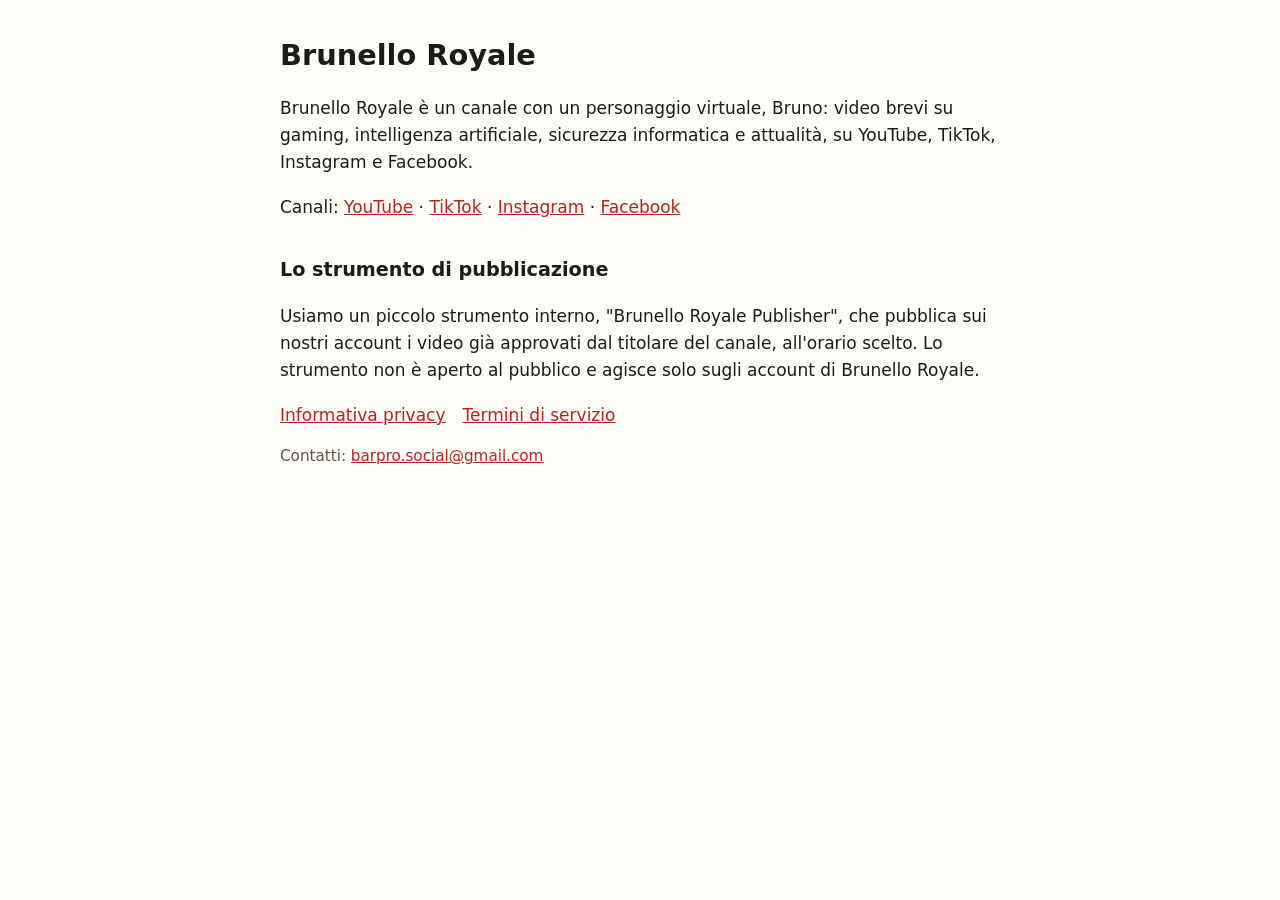
<file: index.html>
<!doctype html>
<html lang="it"><head><meta charset="utf-8"><meta name="viewport" content="width=device-width,initial-scale=1">
<title>Brunello Royale</title><link rel="stylesheet" href="style.css"></head>
<body><main>
<h1>Brunello Royale</h1>
<p>Brunello Royale è un canale con un personaggio virtuale, Bruno: video brevi su gaming, intelligenza artificiale, sicurezza informatica e attualità, su YouTube, TikTok, Instagram e Facebook.</p>
<p>Canali: <a href="https://www.youtube.com/@Brunello_Royale">YouTube</a> · <a href="https://www.tiktok.com/@brunelloroyale">TikTok</a> · <a href="https://www.instagram.com/brunelloroyale/">Instagram</a> · <a href="https://www.facebook.com/profile.php?id=61596614337835">Facebook</a></p>
<h2>Lo strumento di pubblicazione</h2>
<p>Usiamo un piccolo strumento interno, "Brunello Royale Publisher", che pubblica sui nostri account i video già approvati dal titolare del canale, all'orario scelto. Lo strumento non è aperto al pubblico e agisce solo sugli account di Brunello Royale.</p>
<nav><a href="privacy.html">Informativa privacy</a><a href="termini.html">Termini di servizio</a></nav>
<p class="muted">Contatti: <a href="mailto:barpro.social@gmail.com">barpro.social@gmail.com</a></p>
</main></body></html>
</file>
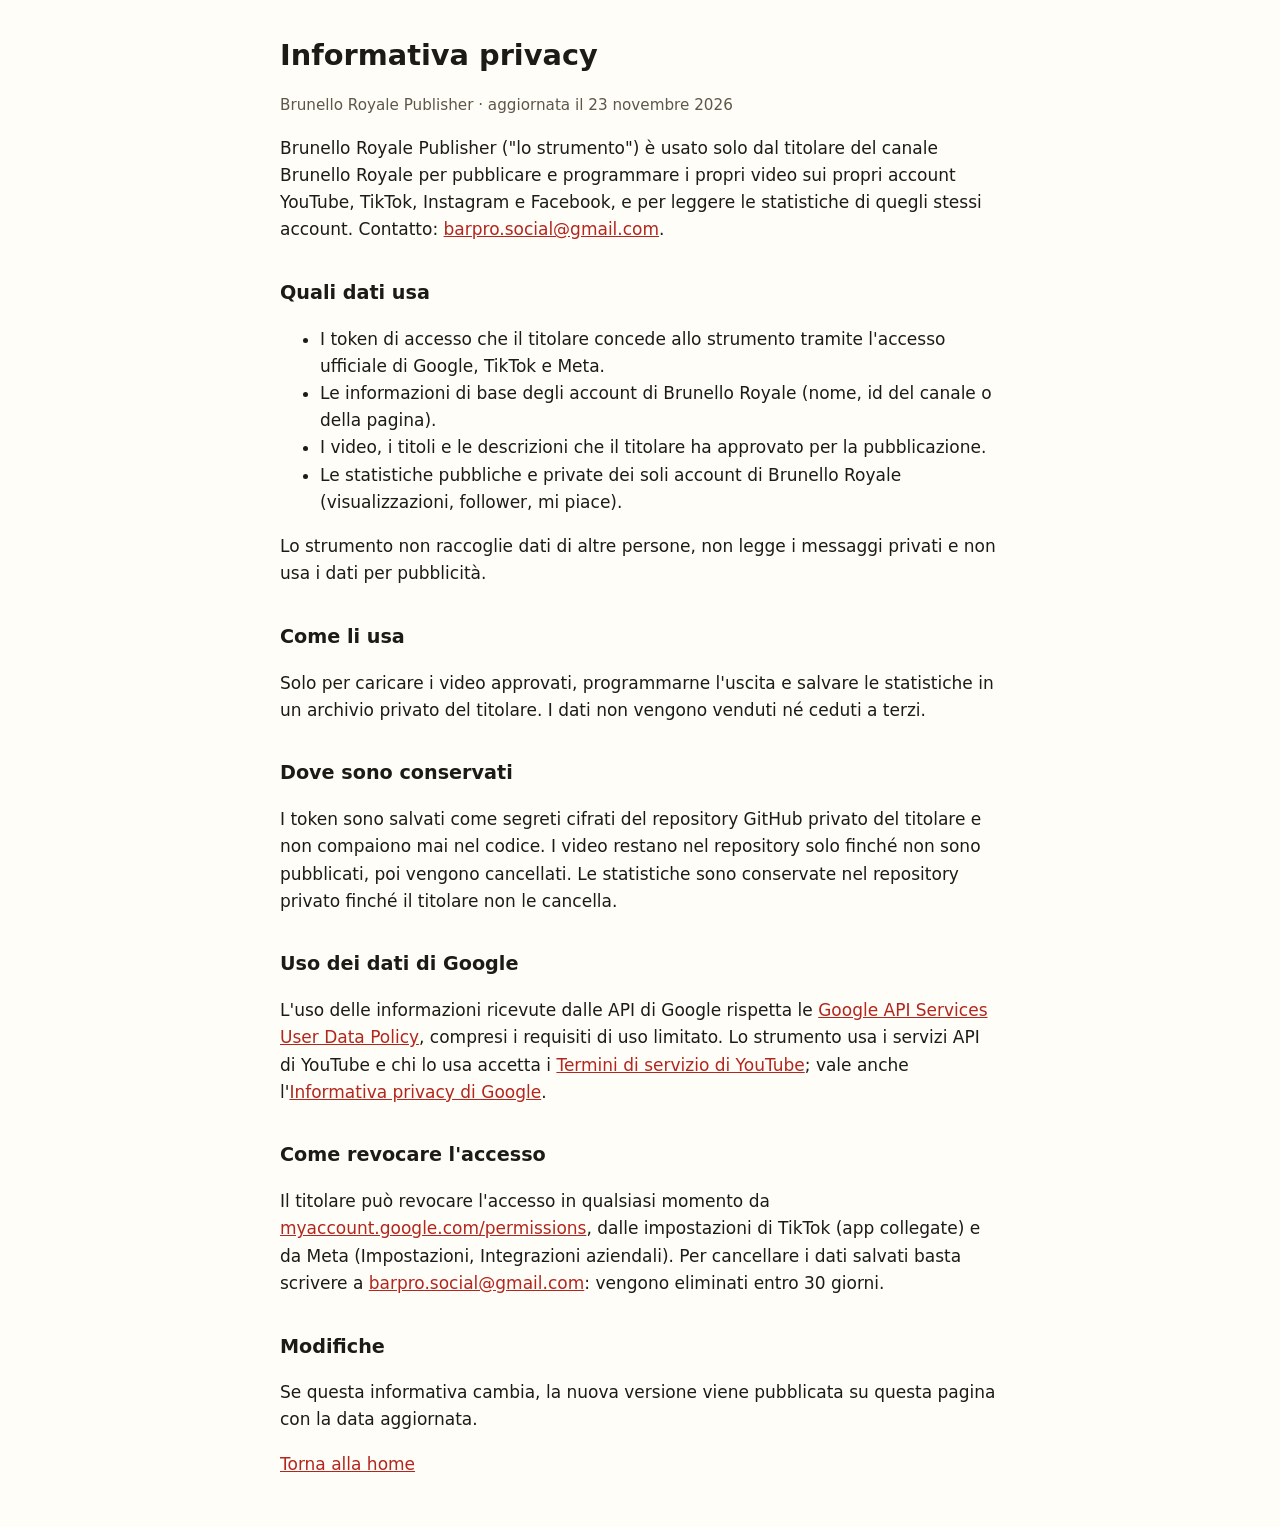
<file: privacy.html>
<!doctype html>
<html lang="it"><head><meta charset="utf-8"><meta name="viewport" content="width=device-width,initial-scale=1">
<title>Privacy Brunello Royale</title><link rel="stylesheet" href="style.css"></head>
<body><main>
<h1>Informativa privacy</h1>
<p class="muted">Brunello Royale Publisher · aggiornata il 23 novembre 2026</p>
<p>Brunello Royale Publisher ("lo strumento") è usato solo dal titolare del canale Brunello Royale per pubblicare e programmare i propri video sui propri account YouTube, TikTok, Instagram e Facebook, e per leggere le statistiche di quegli stessi account. Contatto: <a href="mailto:barpro.social@gmail.com">barpro.social@gmail.com</a>.</p>
<h2>Quali dati usa</h2>
<ul>
<li>I token di accesso che il titolare concede allo strumento tramite l'accesso ufficiale di Google, TikTok e Meta.</li>
<li>Le informazioni di base degli account di Brunello Royale (nome, id del canale o della pagina).</li>
<li>I video, i titoli e le descrizioni che il titolare ha approvato per la pubblicazione.</li>
<li>Le statistiche pubbliche e private dei soli account di Brunello Royale (visualizzazioni, follower, mi piace).</li>
</ul>
<p>Lo strumento non raccoglie dati di altre persone, non legge i messaggi privati e non usa i dati per pubblicità.</p>
<h2>Come li usa</h2>
<p>Solo per caricare i video approvati, programmarne l'uscita e salvare le statistiche in un archivio privato del titolare. I dati non vengono venduti né ceduti a terzi.</p>
<h2>Dove sono conservati</h2>
<p>I token sono salvati come segreti cifrati del repository GitHub privato del titolare e non compaiono mai nel codice. I video restano nel repository solo finché non sono pubblicati, poi vengono cancellati. Le statistiche sono conservate nel repository privato finché il titolare non le cancella.</p>
<h2>Uso dei dati di Google</h2>
<p>L'uso delle informazioni ricevute dalle API di Google rispetta le <a href="https://developers.google.com/terms/api-services-user-data-policy">Google API Services User Data Policy</a>, compresi i requisiti di uso limitato. Lo strumento usa i servizi API di YouTube e chi lo usa accetta i <a href="https://www.youtube.com/t/terms">Termini di servizio di YouTube</a>; vale anche l'<a href="https://policies.google.com/privacy">Informativa privacy di Google</a>.</p>
<h2>Come revocare l'accesso</h2>
<p>Il titolare può revocare l'accesso in qualsiasi momento da <a href="https://myaccount.google.com/permissions">myaccount.google.com/permissions</a>, dalle impostazioni di TikTok (app collegate) e da Meta (Impostazioni, Integrazioni aziendali). Per cancellare i dati salvati basta scrivere a <a href="mailto:barpro.social@gmail.com">barpro.social@gmail.com</a>: vengono eliminati entro 30 giorni.</p>
<h2>Modifiche</h2>
<p>Se questa informativa cambia, la nuova versione viene pubblicata su questa pagina con la data aggiornata.</p>
<p><a href="index.html">Torna alla home</a></p>
</main></body></html>
</file>
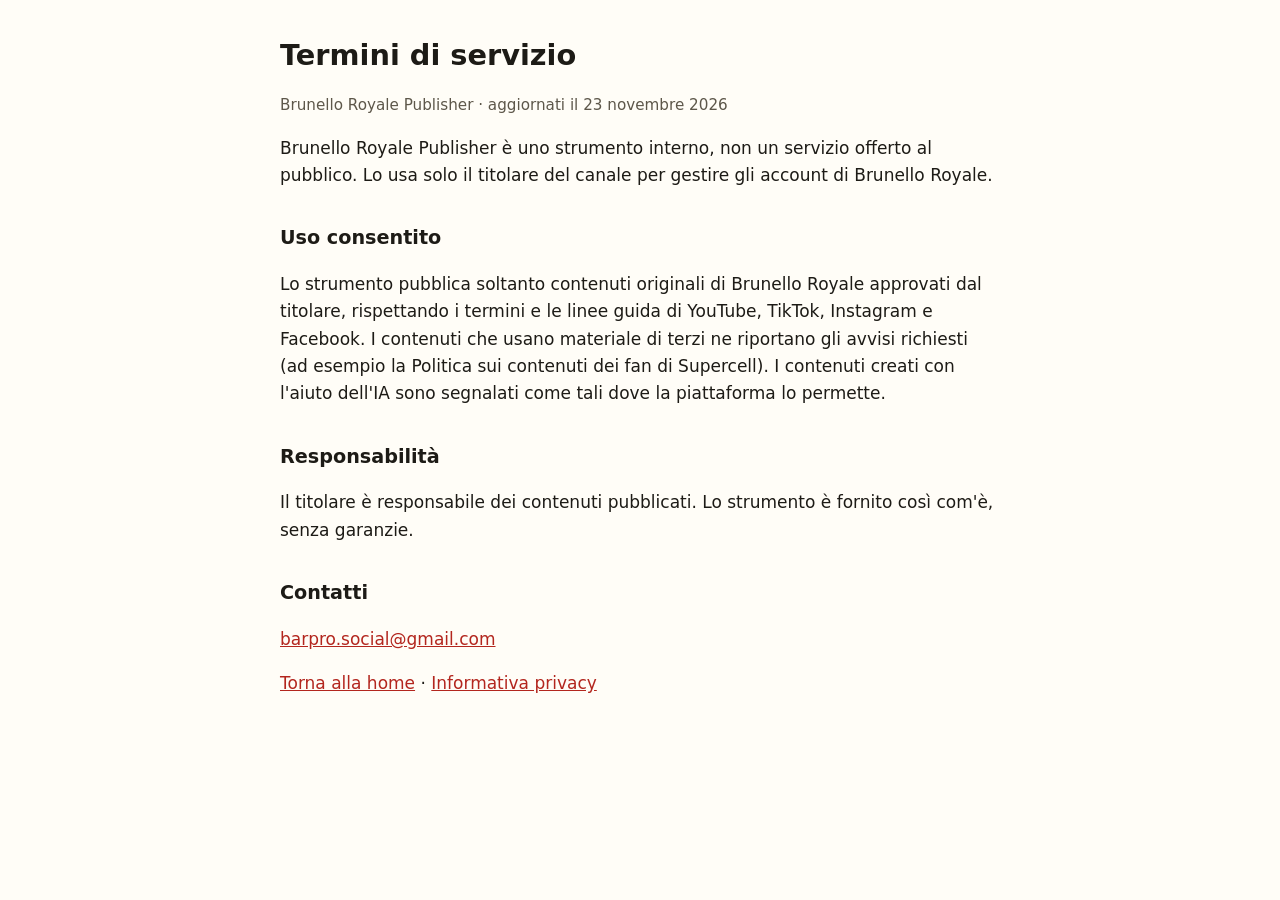
<file: termini.html>
<!doctype html>
<html lang="it"><head><meta charset="utf-8"><meta name="viewport" content="width=device-width,initial-scale=1">
<title>Termini Brunello Royale</title><link rel="stylesheet" href="style.css"></head>
<body><main>
<h1>Termini di servizio</h1>
<p class="muted">Brunello Royale Publisher · aggiornati il 23 novembre 2026</p>
<p>Brunello Royale Publisher è uno strumento interno, non un servizio offerto al pubblico. Lo usa solo il titolare del canale per gestire gli account di Brunello Royale.</p>
<h2>Uso consentito</h2>
<p>Lo strumento pubblica soltanto contenuti originali di Brunello Royale approvati dal titolare, rispettando i termini e le linee guida di YouTube, TikTok, Instagram e Facebook. I contenuti che usano materiale di terzi ne riportano gli avvisi richiesti (ad esempio la Politica sui contenuti dei fan di Supercell). I contenuti creati con l'aiuto dell'IA sono segnalati come tali dove la piattaforma lo permette.</p>
<h2>Responsabilità</h2>
<p>Il titolare è responsabile dei contenuti pubblicati. Lo strumento è fornito così com'è, senza garanzie.</p>
<h2>Contatti</h2>
<p><a href="mailto:barpro.social@gmail.com">barpro.social@gmail.com</a></p>
<p><a href="index.html">Torna alla home</a> · <a href="privacy.html">Informativa privacy</a></p>
</main></body></html>
</file>
<file: style.css>
:root{--bg:#fffdf7;--fg:#1d1b16;--muted:#5d574a;--accent:#b3261e}
@media (prefers-color-scheme:dark){:root{--bg:#16140f;--fg:#f3efe4;--muted:#b7af9c;--accent:#ff8a80}}
body{margin:0;background:var(--bg);color:var(--fg);font:17px/1.6 system-ui,sans-serif}
main{max-width:720px;margin:0 auto;padding:32px 16px}
h1{font-size:1.8rem;margin:0 0 .3em}h2{font-size:1.2rem;margin-top:1.8em}
a{color:var(--accent)}.muted{color:var(--muted);font-size:.95rem}
nav a{margin-right:1em}
</file>
